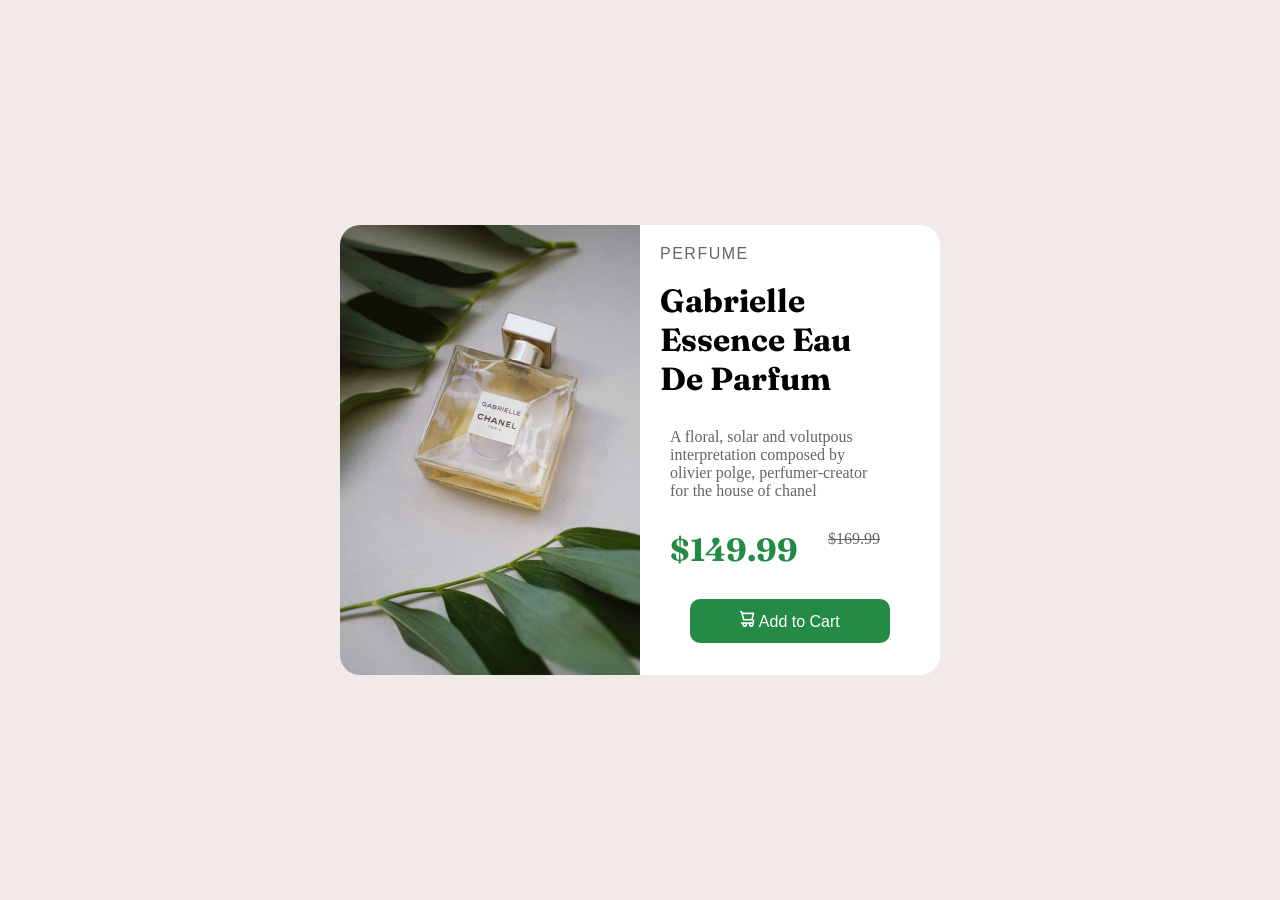
<file: index.html>
<!DOCTYPE html>
<html lang="en">
    <head>
        <meta charset="UTF-8" />
        <title>Title</title>
        <link rel="stylesheet" href="index-product-review.css">
        <style>
@import url('https://fonts.googleapis.com/css2?family=Fraunces:ital,opsz,wght@0,9..144,100..900;1,9..144,100..900&display=swap');
</style>
    </head>
    <body>
        <main>
            <div class="Product-section">
                <div class="image-section">
                    <img class="image-section-img" src="Images/image-product-desktop.jpg" alt="Chanel-fragrance">
                </div>
                <div class="description-section">
                    <p class="starting-text">PERFUME</p>
                    <br>
                    <h1 class="product-description">Gabrielle<br>Essence Eau<br>De Parfum</h1>
                    <div>
                    <p class="text-section">A floral, solar and volutpous <br> interpretation composed by <br> olivier polge, perfumer-creator <br> for the house of chanel</p>
                </div>
                <div class="price-tags">
                    <h1 class= "new-price"><span>$149.99</span></h1>
                    <p class="previous-price">$169.99</p>
                </div>
                <div class="add-cart">
                    <button class="add-cart-button" > <img class ="button-img" src="Images/icon-cart.svg" alt="cart logo"> Add to Cart</button>
                </div>
                </div>
            </div>
        </main>
    </body>
</html>
</file>
<file: index-product-review.css>
* {
    margin: 0;
    padding: 0;
    box-sizing: border-box;
}

body {
    background-color: #F2EAE9;
    min-height: 100vh;

    display: flex;
    justify-content: center;
    align-items: center;
}

main {
    background-color: white;
    border-radius: 20px;
    overflow:hidden;
}

/* THIS is the important part */
.Product-section {
    display: flex;
    flex-direction: row;

    width: 600px;
    min-height: 450px;
}

/* IMAGE */
.image-section {
    width: 50%;
}

.image-section-img {
    width: 100%;
    height: 100%;
    object-fit: cover;
    display: block;

}

.description-section{
    width: 50%;
}


.text-section {
    width: 50%;
    padding: 30px;
}

.starting-text{
    margin-top: 20px;
    margin-left: 20px;
    letter-spacing: 1.5px;
    font-family: 'Montserrat', sans-serif;
    opacity: 0.6;
}

.product-description{
    margin-left: 20px;
    font-family: 'Fraunces', sans-serif;
}

.text-section{
    opacity: 0.6;
    white-space: nowrap;
}

.price-tags{
    display: flex;
    flex-direction: row;
    
    margin-left: 30px;
}

.previous-price{
    text-decoration-line: line-through;
    opacity: 0.6;
    margin-left: 30px;
    display: inline-flex;
    align-content: center;
}

.new-price{
    font-family: 'Fraunces', sans-serif;
}

span{
    color: #238b45;
}

.add-cart{
    margin: 30px;
    display: flex;
    justify-content: center;
    align-content: center;
}

.add-cart-button {
    width: 100%;
    max-width: 200px; /* Limits maximum width on wide screens */
    padding: 12px 24px; /* Vertical and horizontal padding increases visible size */
    font-size: 16px;
    cursor: pointer;
    background-color: #238b45;
    border: none;
    font-family: 'Montserrat', sans-serif;
    color: #ffffff;
    border-radius: 10px;
}

.add-cart-button:hover{
    background-color: #005A32;
    transition: 0.75s;
}
</file>
